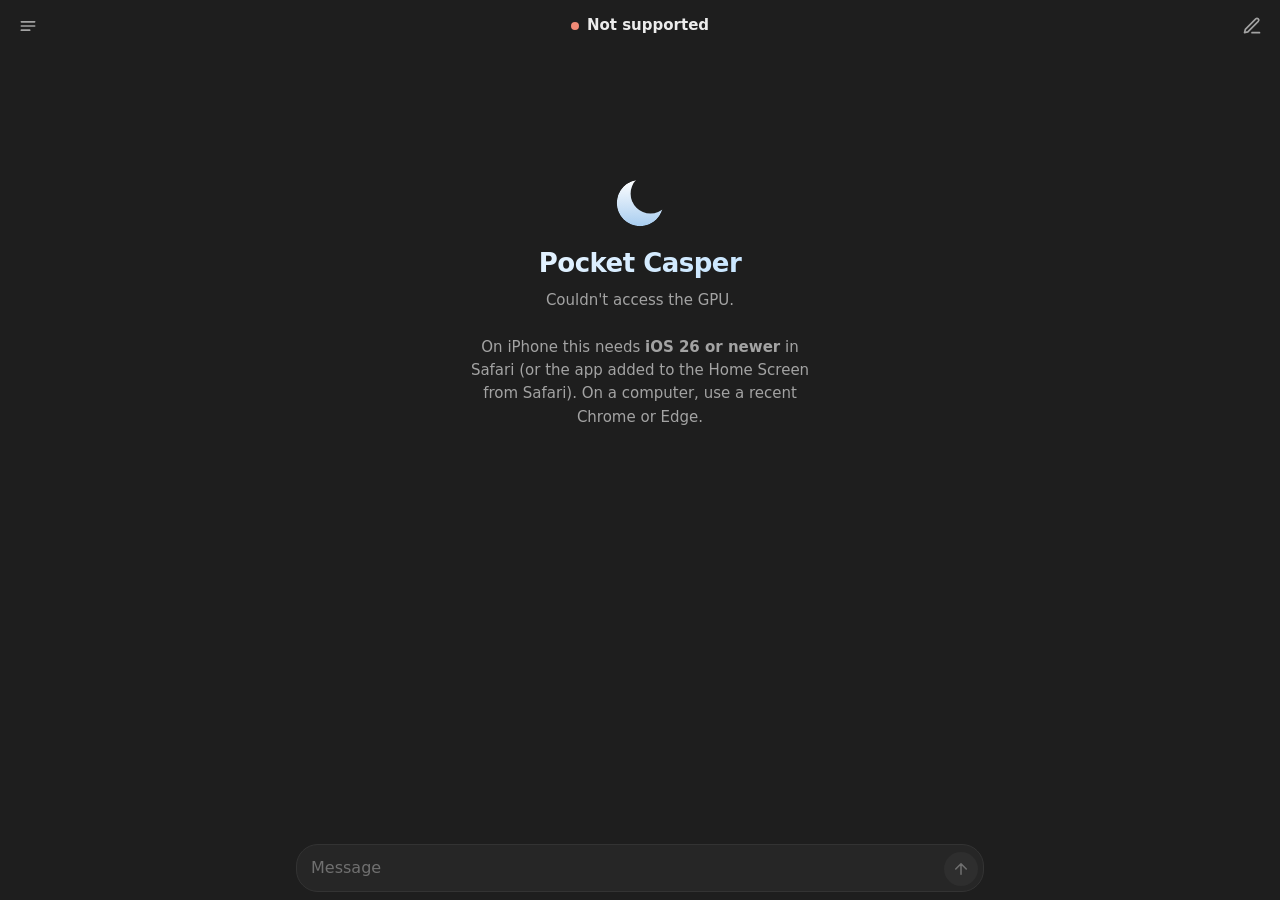
<file: index.html>
<!doctype html>
<html lang="en">
<head>
  <meta charset="utf-8">
  <meta name="viewport" content="width=device-width, initial-scale=1, viewport-fit=cover, interactive-widget=resizes-content">
  <title>Pocket Casper</title>
  <meta name="description" content="A private AI chat that runs entirely on your phone, offline.">
  <meta name="theme-color" content="#1e1e1e">
  <meta name="apple-mobile-web-app-capable" content="yes">
  <meta name="mobile-web-app-capable" content="yes">
  <meta name="apple-mobile-web-app-title" content="Casper">
  <meta name="apple-mobile-web-app-status-bar-style" content="black-translucent">
  <link rel="apple-touch-icon" href="icons/apple-touch-icon.png">
  <link rel="icon" href="icons/favicon-32.png">
  <link rel="manifest" href="manifest.webmanifest">
  <link rel="stylesheet" href="style.css">
</head>
<body>
  <header>
    <button class="icon-btn" id="menu-btn" aria-label="Chats" data-icon="menu"></button>
    <button id="model-btn" aria-label="Model">
      <span class="dot" id="model-dot"></span><span id="model-name">No model</span>
    </button>
    <button class="icon-btn" id="new-btn" aria-label="New chat" data-icon="new"></button>
  </header>

  <main id="chat">
    <div class="column">
      <section id="welcome">
        <div class="logo" data-logo></div>
        <h1>Pocket Casper</h1>
        <p id="welcome-sub">Private AI that runs on this phone. No internet needed once a model is downloaded.</p>
      </section>
      <div id="messages"></div>
    </div>
  </main>

  <footer>
    <div class="column">
      <form id="composer" autocomplete="off">
        <textarea id="input" rows="1" placeholder="Message" enterkeyhint="send"></textarea>
        <button id="send" type="submit" aria-label="Send" data-icon="up"></button>
      </form>
      <div id="status" class="hidden"></div>
    </div>
  </footer>

  <!-- chats drawer -->
  <div id="scrim" class="hidden"></div>
  <aside id="drawer" aria-hidden="true">
    <div class="drawer-head">
      <span class="logo small" data-logo></span><b>Chats</b>
      <button class="icon-btn" id="drawer-new" aria-label="New chat" data-icon="new"></button>
    </div>
    <div id="chat-list"></div>
    <button class="drawer-row" id="open-models"><span data-icon="chip"></span>Models</button>
    <button class="drawer-row" id="open-settings"><span data-icon="gear"></span>Settings</button>
  </aside>

  <!-- models sheet -->
  <section class="sheet hidden" id="models" role="dialog" aria-label="Models">
    <div class="sheet-card">
      <div class="sheet-head"><h2>Models</h2><button class="icon-btn" data-close aria-label="Close" data-icon="x"></button></div>
      <p class="hint">Download once on Wi-Fi. After that the model works with no connection at all.</p>
      <div id="model-list"></div>
      <div id="storage" class="hint"></div>
    </div>
  </section>

  <!-- settings sheet -->
  <section class="sheet hidden" id="settings" role="dialog" aria-label="Settings">
    <div class="sheet-card">
      <div class="sheet-head"><h2>Settings</h2><button class="icon-btn" data-close aria-label="Close" data-icon="x"></button></div>
      <label class="row"><span>Think before answering<small>Smarter on tricky questions, slower. Qwen 3 models only</small></span>
        <span class="switch"><input type="checkbox" id="s-think"><i></i></span></label>
      <label class="row col"><span>Creativity <b id="s-temp-v"></b><small>Lower = focused, higher = more varied</small></span>
        <input type="range" id="s-temp" min="0" max="1.2" step="0.05"></label>
      <label class="row col"><span>Personality<small>Instructions the model follows in every chat</small></span>
        <textarea id="s-system" rows="4"></textarea></label>
      <div class="row"><span>Offline storage<small id="s-persist"></small></span></div>
      <button class="btn danger" id="s-clear">Delete all chats</button>
      <p class="hint" id="s-about"></p>
    </div>
  </section>

  <div id="toast" class="hidden"></div>
  <script src="vendor/marked.min.js"></script>
  <script src="vendor/purify.min.js"></script>
  <script type="module" src="app.js"></script>
</body>
</html>
</file>
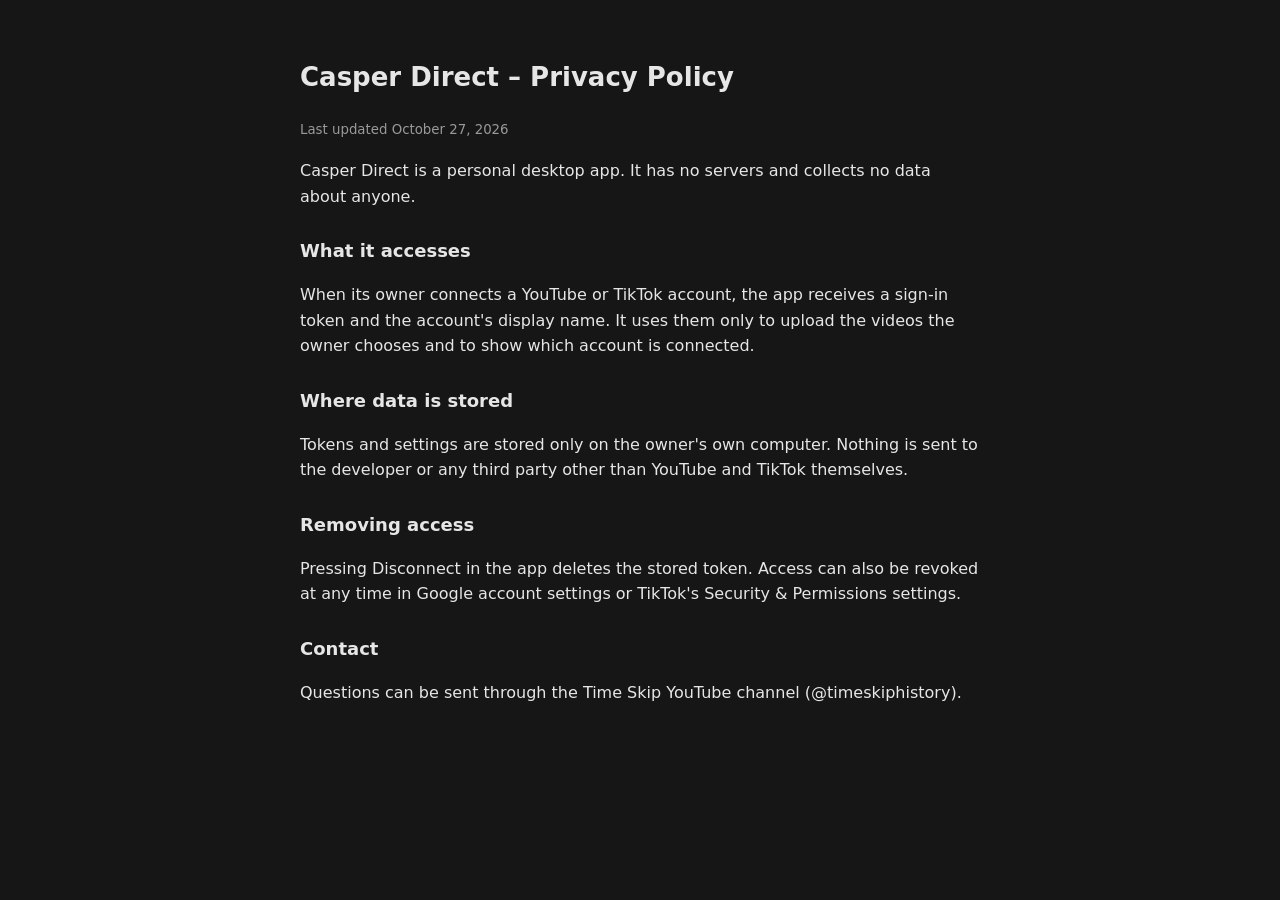
<file: casper-direct/privacy.html>
<!doctype html>
<html lang="en"><head><meta charset="utf-8"><meta name="viewport" content="width=device-width,initial-scale=1">
<title>Casper Direct – Privacy Policy</title>
<style>body{margin:0;background:#161616;color:#e6e6e6;font:16px/1.6 system-ui,sans-serif}main{max-width:680px;margin:0 auto;padding:40px 16px}h1{font-size:26px}h2{font-size:18px;margin-top:28px}a{color:#9cc3ff}small{color:#999}</style>
</head><body><main>
<h1>Casper Direct – Privacy Policy</h1><small>Last updated October 27, 2026</small>

<p>Casper Direct is a personal desktop app. It has no servers and collects no data about anyone.</p>
<h2>What it accesses</h2><p>When its owner connects a YouTube or TikTok account, the app receives a sign-in token and the account&#39;s display name. It uses them only to upload the videos the owner chooses and to show which account is connected.</p>
<h2>Where data is stored</h2><p>Tokens and settings are stored only on the owner&#39;s own computer. Nothing is sent to the developer or any third party other than YouTube and TikTok themselves.</p>
<h2>Removing access</h2><p>Pressing Disconnect in the app deletes the stored token. Access can also be revoked at any time in Google account settings or TikTok&#39;s Security &amp; Permissions settings.</p>
<h2>Contact</h2><p>Questions can be sent through the Time Skip YouTube channel (@timeskiphistory).</p>
</main></body></html>
</file>
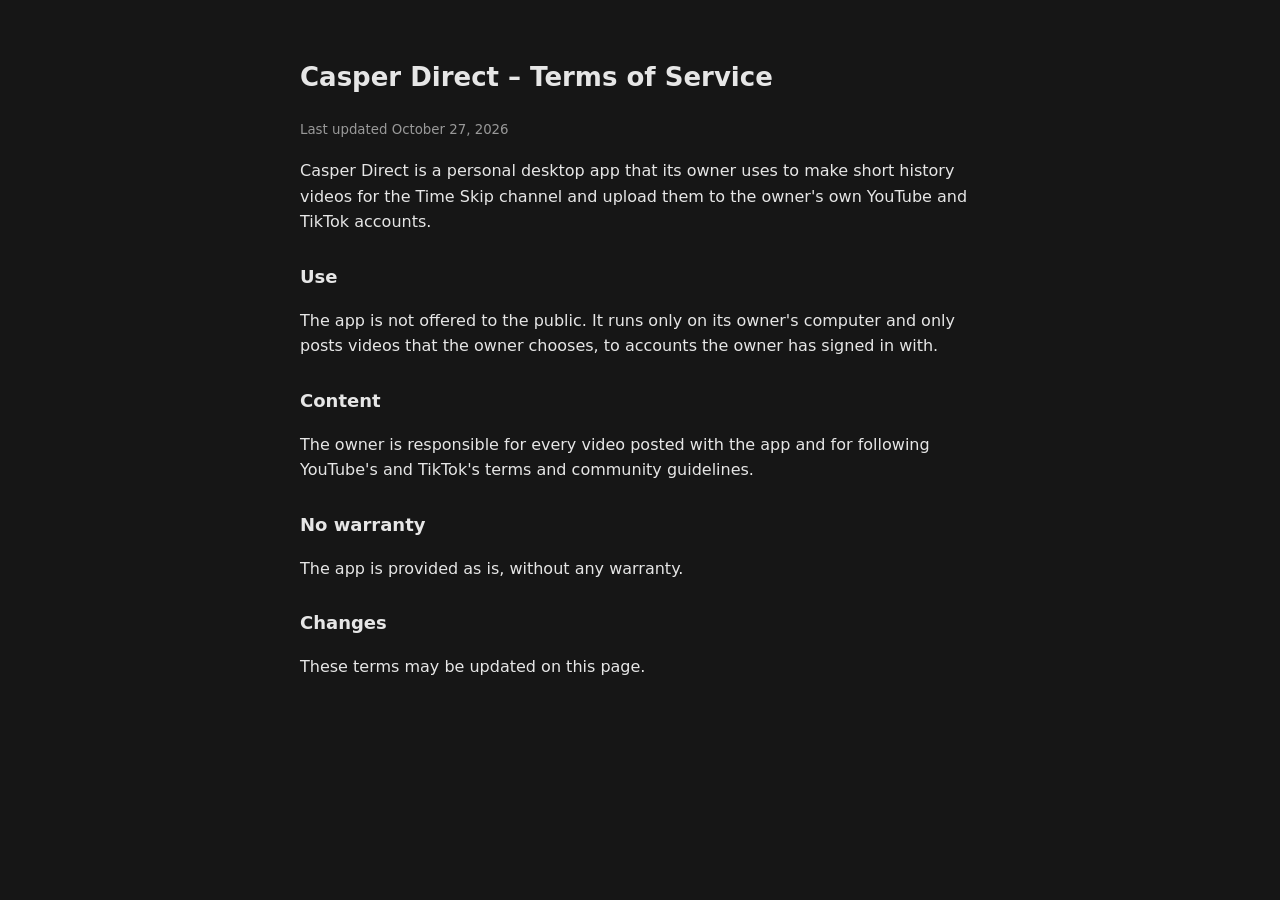
<file: casper-direct/terms.html>
<!doctype html>
<html lang="en"><head><meta charset="utf-8"><meta name="viewport" content="width=device-width,initial-scale=1">
<title>Casper Direct – Terms of Service</title>
<style>body{margin:0;background:#161616;color:#e6e6e6;font:16px/1.6 system-ui,sans-serif}main{max-width:680px;margin:0 auto;padding:40px 16px}h1{font-size:26px}h2{font-size:18px;margin-top:28px}a{color:#9cc3ff}small{color:#999}</style>
</head><body><main>
<h1>Casper Direct – Terms of Service</h1><small>Last updated October 27, 2026</small>

<p>Casper Direct is a personal desktop app that its owner uses to make short history videos for the Time Skip channel and upload them to the owner&#39;s own YouTube and TikTok accounts.</p>
<h2>Use</h2><p>The app is not offered to the public. It runs only on its owner&#39;s computer and only posts videos that the owner chooses, to accounts the owner has signed in with.</p>
<h2>Content</h2><p>The owner is responsible for every video posted with the app and for following YouTube&#39;s and TikTok&#39;s terms and community guidelines.</p>
<h2>No warranty</h2><p>The app is provided as is, without any warranty.</p>
<h2>Changes</h2><p>These terms may be updated on this page.</p>
</main></body></html>
</file>
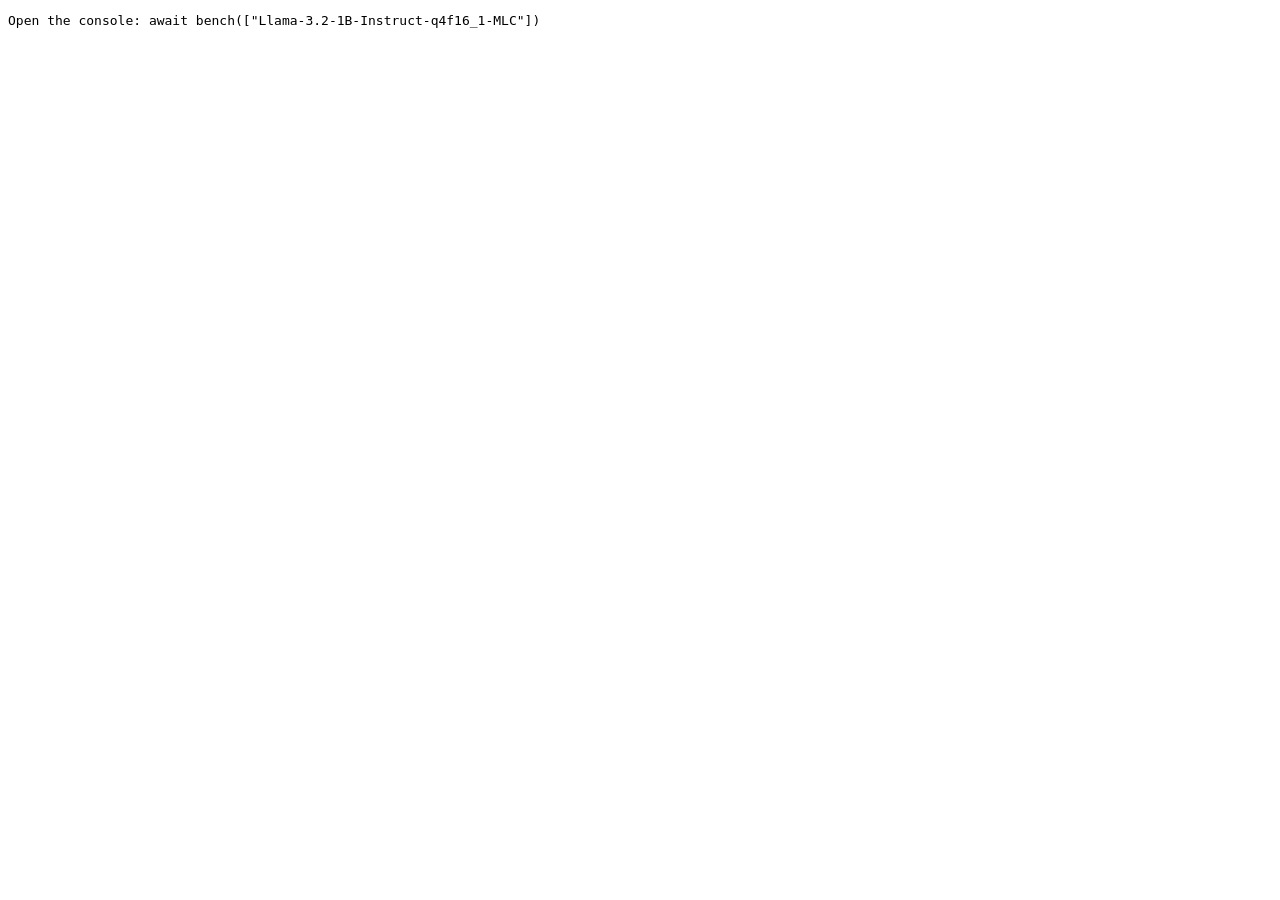
<file: tools/bench.html>
<!doctype html>
<meta charset="utf-8">
<title>Pocket Casper bench</title>
<pre id="out">Open the console: await bench(["Llama-3.2-1B-Instruct-q4f16_1-MLC"])</pre>
<script type="module">
  // Developer tool: tokens/second of each model in this browser (same engine as the app, no service worker).
  import { CreateMLCEngine } from "../vendor/web-llm.js";
  const out = document.getElementById("out");
  window.bench = async (ids, prompt = "Explain in about 120 words why the sky is blue.") => {
    const results = {};
    for (const id of ids) {
      const t0 = performance.now();
      const engine = await CreateMLCEngine(id);
      const load = (performance.now() - t0) / 1000;
      const runs = [];
      for (let i = 0; i < 2; i++) {  // the first run includes one-time GPU warm-up
        const r = await engine.chat.completions.create({
          messages: [{ role: "user", content: prompt }], max_tokens: 200, temperature: 0,
          ...(id.startsWith("Qwen3") ? { extra_body: { enable_thinking: false } } : {}),
        });
        runs.push(r.usage.extra.decode_tokens_per_s);
      }
      results[id] = { load_s: +load.toFixed(1), tok_s: +runs[1].toFixed(1), first_run: +runs[0].toFixed(1) };
      out.textContent = JSON.stringify(results, null, 1);
      await engine.unload();
    }
    return results;
  };
</script>
</file>
<file: style.css>
:root {
  --bg: #1e1e1e;
  --panel: #181818;
  --surface: #262626;
  --surface-2: #2e2e2e;
  --line: #333;
  --text: #ececec;
  --muted: #a3a3a3;
  --faint: #707070;
  --accent: #9fd3ff;
  --grad: linear-gradient(135deg, #ffffff 0%, #dff0ff 40%, #a9d8ff 100%);
  --bad: #f08a76;
  --ok: #7fd1a0;
  --font: -apple-system, BlinkMacSystemFont, "SF Pro Text", "Inter", "Segoe UI", system-ui, sans-serif;
  --mono: ui-monospace, "SF Mono", "Cascadia Code", Consolas, monospace;
  --top: env(safe-area-inset-top);
  --bottom: env(safe-area-inset-bottom);
  color-scheme: dark;
}
* { box-sizing: border-box; -webkit-tap-highlight-color: transparent; }
html, body { margin: 0; height: 100%; }
body {
  height: 100dvh; /* the visible area, also when Safari's bars or the keyboard change it */
  display: flex; flex-direction: column; background: var(--bg); color: var(--text);
  font: 16px/1.55 var(--font); -webkit-font-smoothing: antialiased; overflow: hidden;
}
button { font: inherit; color: inherit; background: none; border: 0; padding: 0; cursor: pointer; }
textarea, input { font: inherit; color: inherit; }
.hidden { display: none !important; }
svg { width: 20px; height: 20px; display: block; }
[data-icon] { display: inline-grid; place-items: center; }
.column { max-width: 720px; margin: 0 auto; padding: 0 16px; }
.hint { color: var(--faint); font-size: 13px; }

/* ---------- header ---------- */
header {
  display: flex; align-items: center; gap: 8px; padding: calc(var(--top) + 6px) 8px 6px;
  border-bottom: 1px solid transparent; transition: border-color .2s; flex-shrink: 0;
}
body.scrolled header { border-bottom-color: var(--line); }
.icon-btn { width: 40px; height: 40px; border-radius: 10px; display: grid; place-items: center; color: var(--muted); }
.icon-btn:active { background: var(--surface); }
#model-btn {
  flex: 1; display: flex; align-items: center; justify-content: center; gap: 8px; min-width: 0;
  font-weight: 600; font-size: 15px; padding: 8px; border-radius: 10px;
}
#model-btn:active { background: var(--surface); }
#model-name { white-space: nowrap; overflow: hidden; text-overflow: ellipsis; }
.dot { width: 8px; height: 8px; border-radius: 50%; background: var(--faint); flex-shrink: 0; }
.dot.ready { background: var(--ok); }
.dot.loading { background: var(--accent); animation: pulse 1.1s infinite; }
.dot.error { background: var(--bad); }
@keyframes pulse { 50% { opacity: .25; } }

/* ---------- chat ---------- */
#chat { flex: 1; overflow-y: auto; -webkit-overflow-scrolling: touch; overscroll-behavior: contain; }
#welcome { text-align: center; padding: 14vh 8px 24px; }
.logo svg { width: 48px; height: 48px; margin: 0 auto; }
.logo.small svg { width: 22px; height: 22px; }
#welcome h1 {
  margin: 16px 0 6px; font-size: 26px; letter-spacing: -.02em;
  background: var(--grad); -webkit-background-clip: text; background-clip: text; color: transparent;
}
#welcome p { color: var(--muted); margin: 0 auto; max-width: 340px; font-size: 15px; }
#welcome .btn { margin-top: 22px; }
#messages { display: flex; flex-direction: column; gap: 18px; padding: 8px 0 24px; }
.msg.user { align-self: flex-end; max-width: 85%; background: var(--surface-2); padding: 9px 14px; border-radius: 18px; white-space: pre-wrap; word-wrap: break-word; }
.msg.bot { word-wrap: break-word; }
.msg.bot .text > :first-child { margin-top: 0; }
.msg.bot .text > :last-child { margin-bottom: 0; }
.msg.bot pre { background: #161616; border: 1px solid var(--line); border-radius: 10px; padding: 10px 12px; overflow-x: auto; font: 13px/1.5 var(--mono); }
.msg.bot code { font-family: var(--mono); font-size: .88em; background: var(--surface); padding: 1px 5px; border-radius: 5px; }
.msg.bot pre code { background: none; padding: 0; }
.msg.bot a { color: var(--accent); }
.msg.bot table { border-collapse: collapse; display: block; overflow-x: auto; }
.msg.bot th, .msg.bot td { border: 1px solid var(--line); padding: 5px 9px; }
.msg-meta { display: flex; gap: 10px; align-items: center; margin-top: 6px; color: var(--faint); font-size: 12px; }
.msg-meta button { color: var(--faint); padding: 4px; margin: -4px; }
details.think { color: var(--faint); font-size: 14px; margin-bottom: 6px; }
details.think summary { cursor: pointer; list-style: none; }
details.think summary::-webkit-details-marker { display: none; }
details.think div { white-space: pre-wrap; border-left: 2px solid var(--line); padding-left: 10px; margin: 4px 0 0 2px; max-height: 240px; overflow-y: auto; }
.typing { display: inline-block; width: 8px; height: 8px; border-radius: 50%; background: var(--muted); animation: pulse 1.1s infinite; }
.msg.error { color: var(--bad); font-size: 14px; }

/* ---------- composer ---------- */
footer { padding: 6px 0 calc(var(--bottom) + 8px); flex-shrink: 0; }
#composer {
  display: flex; align-items: flex-end; gap: 6px; background: var(--surface); border: 1px solid var(--line);
  border-radius: 22px; padding: 5px 5px 5px 14px;
}
#input {
  flex: 1; resize: none; border: 0; outline: 0; background: transparent; padding: 7px 0;
  font-size: 16px; /* 16px stops iOS from zooming in on focus */ line-height: 1.4; max-height: 160px;
}
#input::placeholder { color: var(--faint); }
#send {
  width: 34px; height: 34px; border-radius: 50%; display: grid; place-items: center; flex-shrink: 0;
  background: var(--surface-2); color: var(--faint); transition: background .15s;
}
#send.ready { background: var(--grad); color: #0b1622; }
#send.stop { background: var(--text); color: var(--bg); }
#send svg { width: 18px; height: 18px; }
#status { margin-top: 8px; font-size: 12.5px; color: var(--muted); text-align: center; }
.progress { height: 4px; border-radius: 4px; background: var(--surface-2); overflow: hidden; margin-top: 6px; }
.progress i { display: block; height: 100%; width: 0; background: var(--grad); transition: width .3s; }

/* ---------- drawer ---------- */
#scrim { position: fixed; inset: 0; background: rgba(0, 0, 0, .5); z-index: 20; }
#drawer {
  position: fixed; top: 0; bottom: 0; left: 0; width: min(300px, 84vw); z-index: 21; background: var(--panel);
  transform: translateX(-100%); transition: transform .22s ease; display: flex; flex-direction: column;
  padding: calc(var(--top) + 10px) 8px calc(var(--bottom) + 10px);
}
body.drawer-open #drawer { transform: none; }
.drawer-head { display: flex; align-items: center; gap: 10px; padding: 0 4px 10px 8px; }
.drawer-head b { flex: 1; font-size: 17px; }
#chat-list { flex: 1; overflow-y: auto; display: flex; flex-direction: column; gap: 2px; }
.chat-item {
  display: flex; align-items: center; gap: 6px; padding: 10px; border-radius: 10px; color: var(--muted); font-size: 15px;
}
.chat-item span { flex: 1; overflow: hidden; text-overflow: ellipsis; white-space: nowrap; }
.chat-item.active { background: var(--surface); color: var(--text); }
.chat-item .del { color: var(--faint); padding: 4px; }
.chat-empty { color: var(--faint); padding: 10px; font-size: 14px; }
.drawer-row { display: flex; align-items: center; gap: 12px; padding: 12px 10px; border-radius: 10px; color: var(--muted); }
.drawer-row:active { background: var(--surface); }

/* ---------- sheets ---------- */
.sheet { position: fixed; inset: 0; z-index: 30; background: rgba(0, 0, 0, .55); display: flex; align-items: flex-end; justify-content: center; }
.sheet-card {
  width: 100%; max-width: 560px; max-height: 88vh; overflow-y: auto; background: var(--panel);
  border-radius: 18px 18px 0 0; padding: 14px 16px calc(var(--bottom) + 18px); animation: up .2s ease-out;
}
@keyframes up { from { transform: translateY(30px); opacity: 0; } }
.sheet-head { display: flex; align-items: center; justify-content: space-between; }
.sheet-head h2 { margin: 0; font-size: 19px; }
.model {
  border: 1px solid var(--line); border-radius: 14px; padding: 12px 14px; margin-top: 10px; display: flex; flex-direction: column; gap: 4px;
}
.model.current { border-color: #5a7a96; }
.model-top { display: flex; align-items: center; gap: 8px; }
.model-top b { flex: 1; }
.tag { font-size: 11px; padding: 2px 8px; border-radius: 999px; background: var(--surface-2); color: var(--muted); }
.tag.rec { color: #0b1622; background: var(--grad); }
.model small { color: var(--muted); font-size: 13px; }
.model-actions { display: flex; gap: 8px; margin-top: 8px; }
.btn { padding: 9px 16px; border-radius: 12px; background: var(--surface-2); font-size: 15px; font-weight: 500; }
.btn:active { opacity: .8; }
.btn.primary { background: var(--grad); color: #0b1622; font-weight: 600; }
.btn.danger { color: var(--bad); }
.btn:disabled { opacity: .4; }
#storage { margin-top: 14px; }

.row { display: flex; align-items: center; justify-content: space-between; gap: 14px; padding: 14px 0; border-bottom: 1px solid var(--line); }
.row.col { flex-direction: column; align-items: stretch; gap: 10px; }
.row small { display: block; color: var(--faint); font-size: 13px; }
.row b { font-weight: 500; color: var(--muted); }
.row textarea { background: var(--surface); border: 1px solid var(--line); border-radius: 10px; padding: 10px; resize: vertical; font-size: 16px; outline: 0; }
.row input[type=range] { width: 100%; accent-color: var(--accent); }
.switch { position: relative; width: 50px; height: 30px; flex-shrink: 0; }
.switch input { opacity: 0; position: absolute; inset: 0; margin: 0; }
.switch i { position: absolute; inset: 0; border-radius: 999px; background: var(--surface-2); transition: .2s; pointer-events: none; }
.switch i::after { content: ""; position: absolute; top: 3px; left: 3px; width: 24px; height: 24px; border-radius: 50%; background: var(--muted); transition: .2s; }
.switch input:checked + i { background: var(--grad); }
.switch input:checked + i::after { transform: translateX(20px); background: #0b1622; }
#settings .btn { margin-top: 18px; width: 100%; }

#toast {
  position: fixed; left: 50%; bottom: calc(var(--bottom) + 90px); transform: translateX(-50%); z-index: 40;
  background: var(--surface-2); border: 1px solid var(--line); padding: 9px 16px; border-radius: 12px; font-size: 14px;
  max-width: 90vw; text-align: center;
}

.tag.warn { color: #ffb36b; background: rgba(255, 179, 107, .12); }
.model .crashed { color: var(--bad); }
.model .crashed:empty { display: none; }
.crash-note {
  margin: 0 0 18px; padding: 14px; border-radius: 14px; background: rgba(240, 138, 118, .1); border: 1px solid rgba(240, 138, 118, .3);
  display: flex; flex-direction: column; gap: 6px; font-size: 14px;
}
.crash-note b { font-weight: 600; }
.crash-note span { color: var(--muted); }
.crash-note .btn { align-self: flex-start; margin-top: 6px; }

.show-big { width: 100%; margin-top: 12px; color: var(--muted); }
</file>
